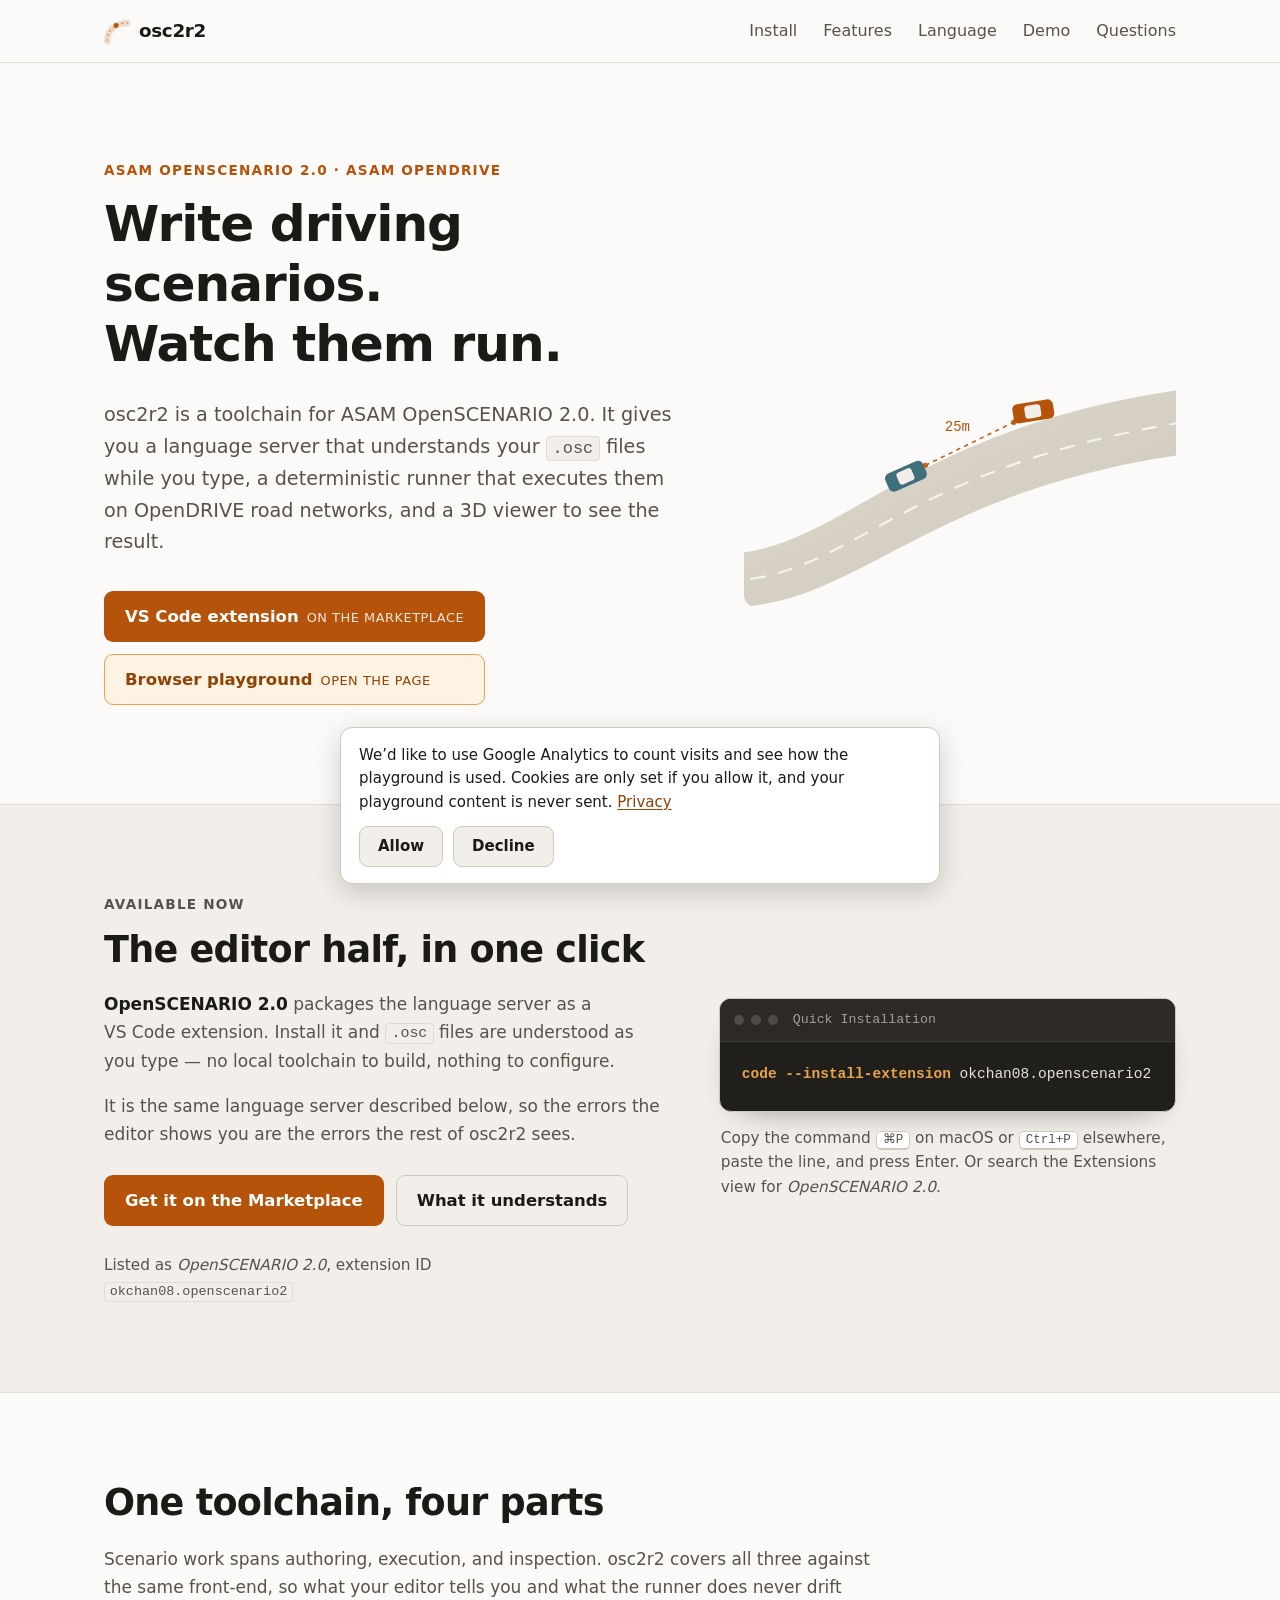
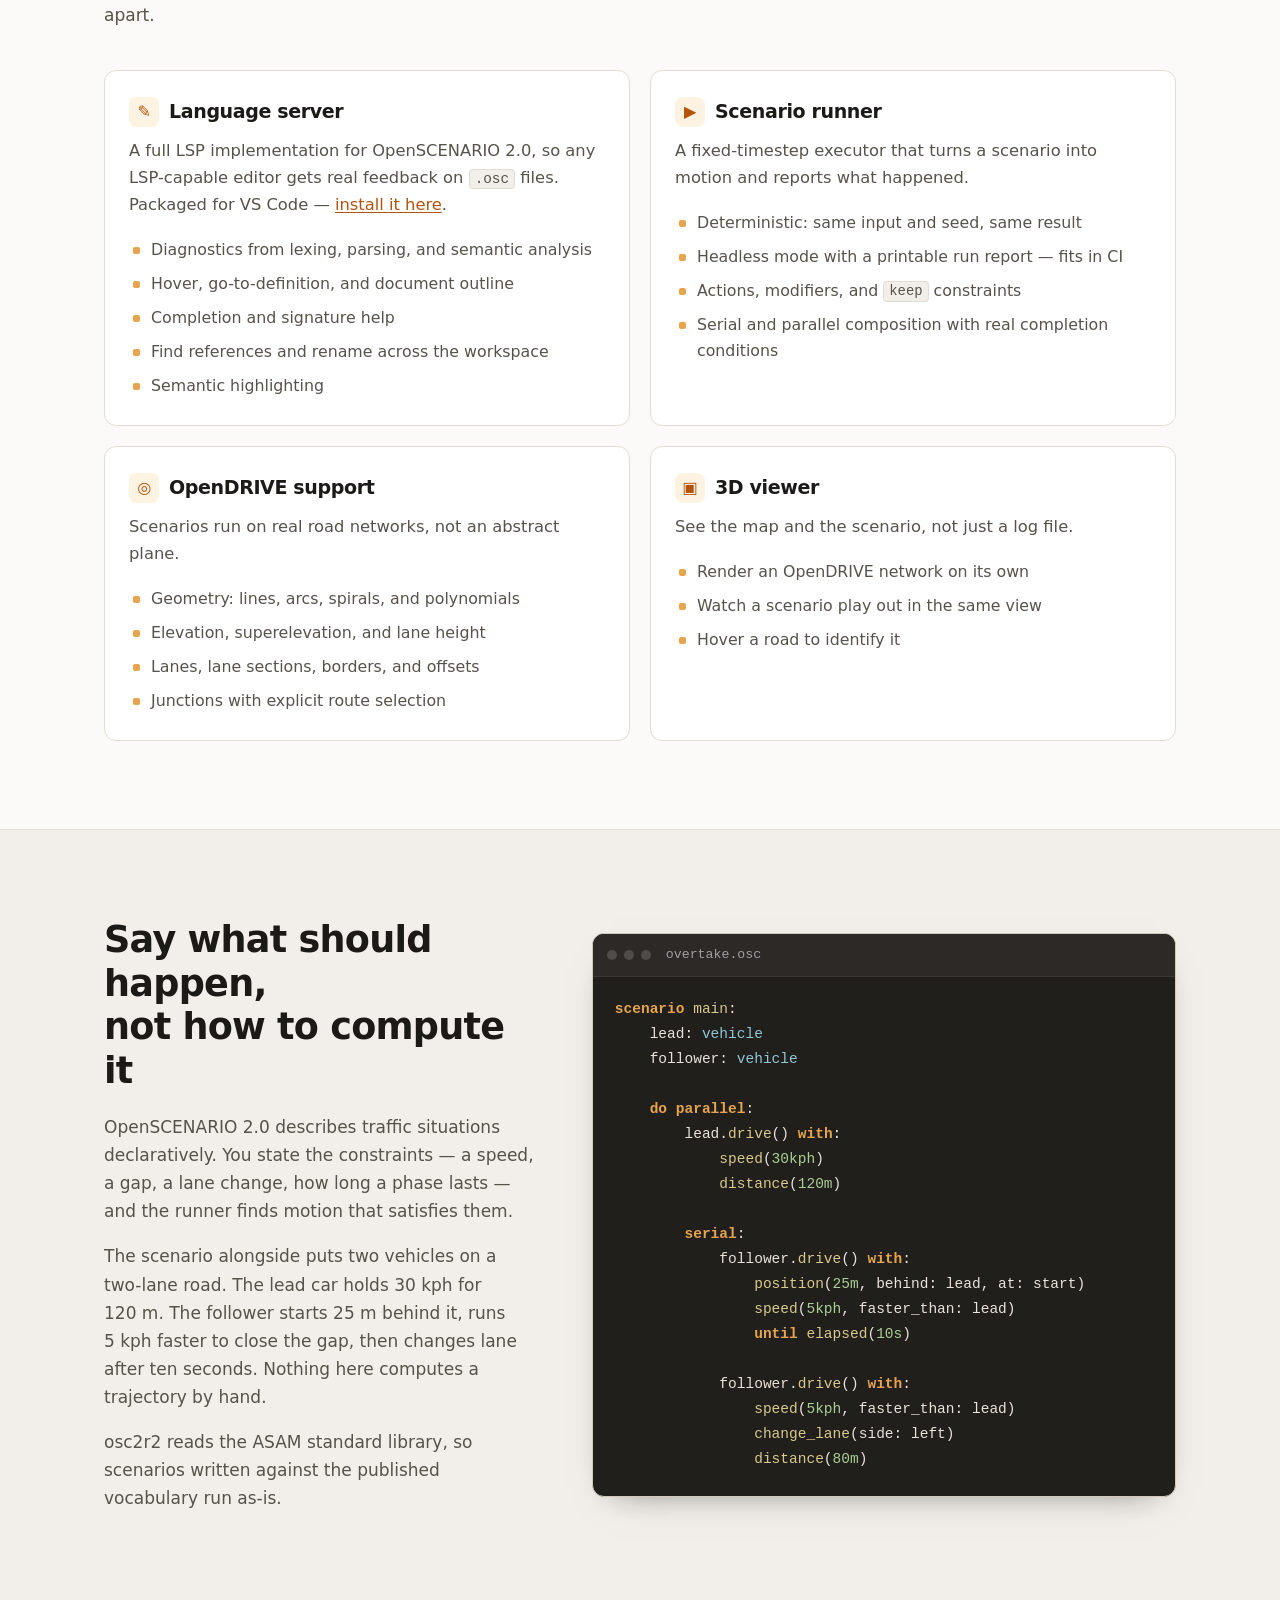
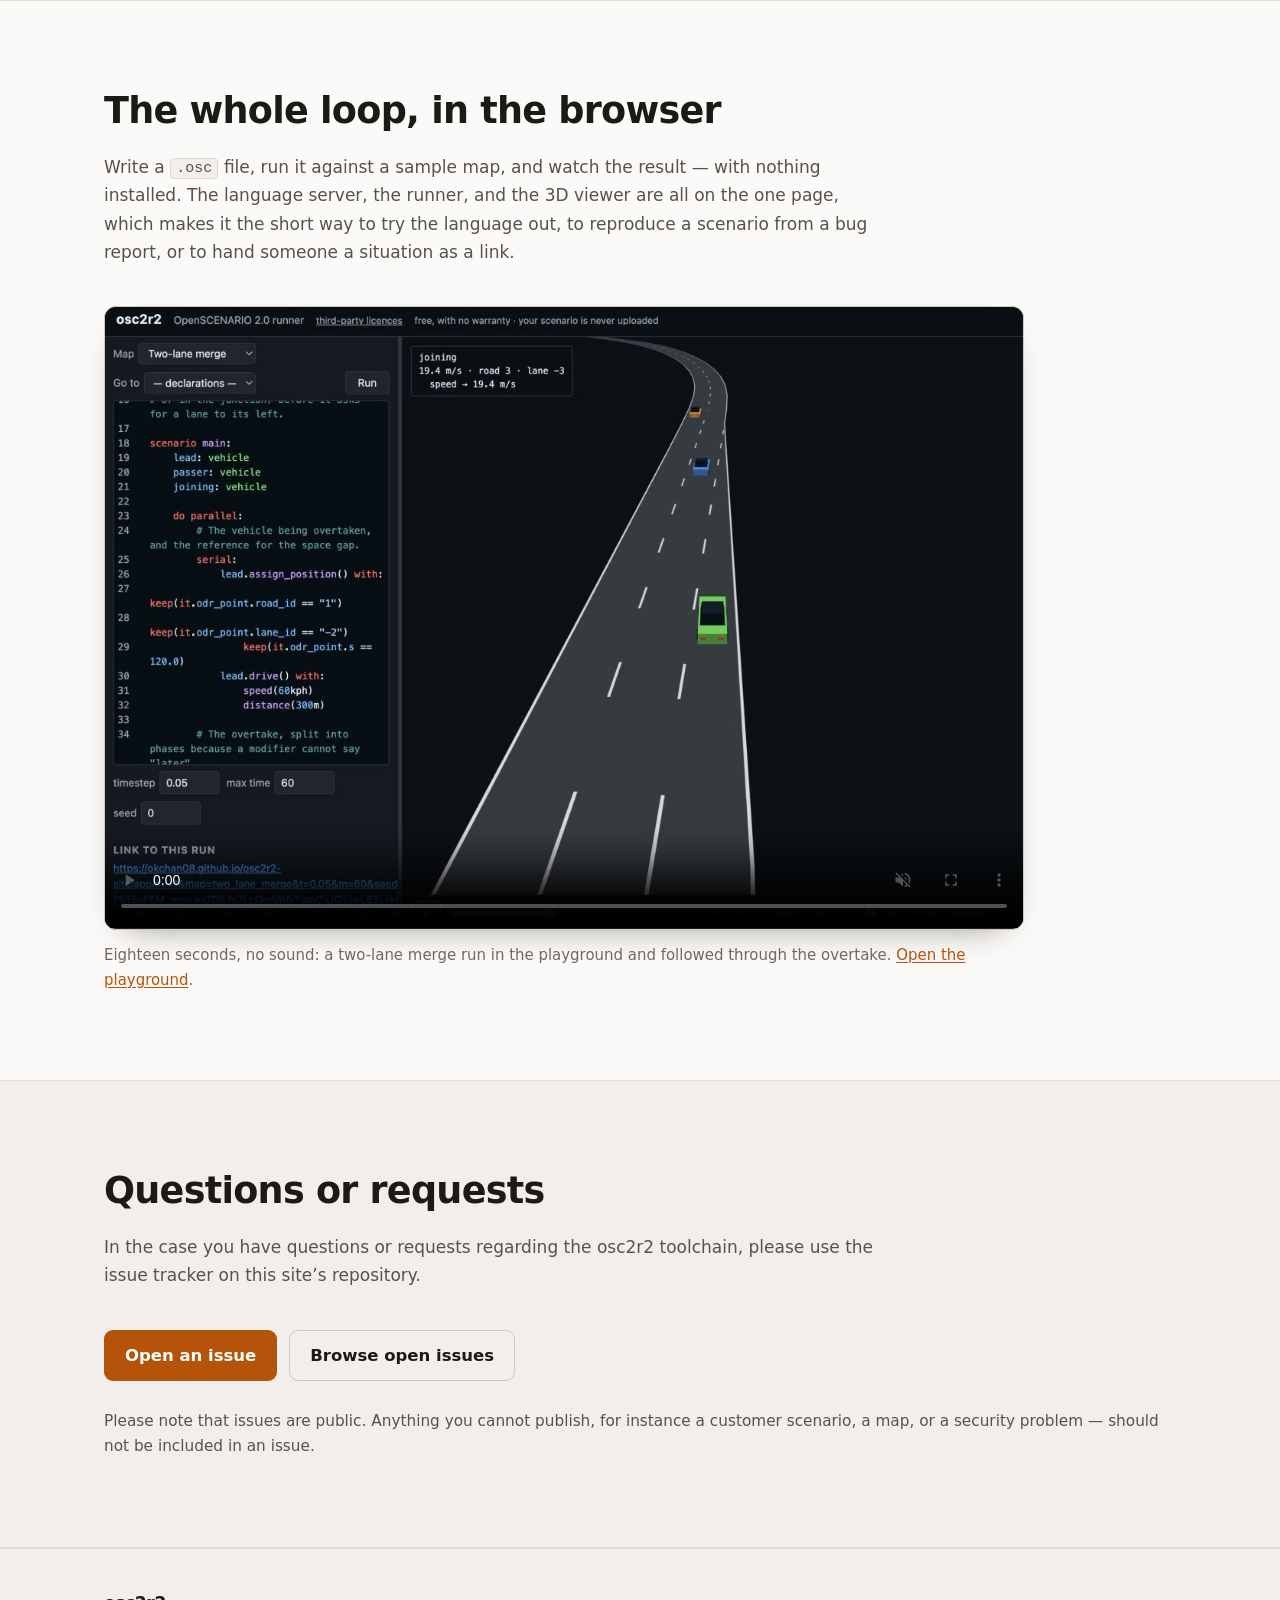
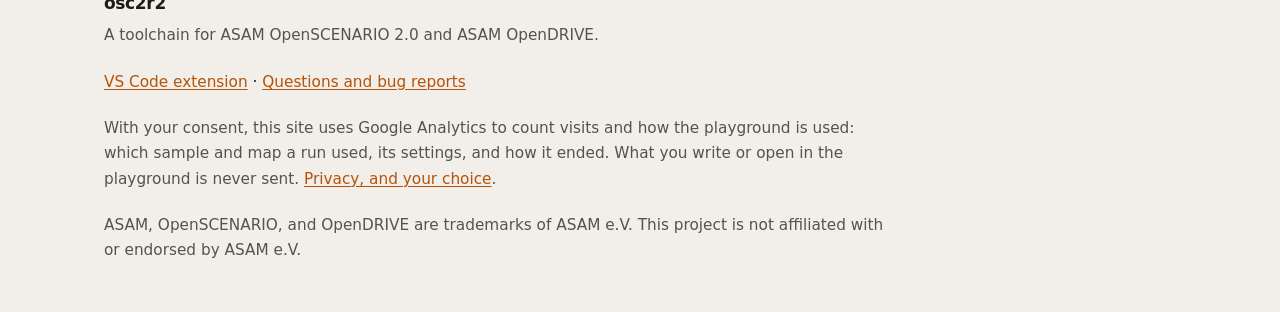
<file: site/index.html>
<!DOCTYPE html>
<html lang="en">
<head>
<meta charset="utf-8">
<meta name="viewport" content="width=device-width, initial-scale=1">
<title>osc2r2 — an OpenSCENARIO 2.0 toolchain</title>
<meta name="description" content="osc2r2 is a toolchain for ASAM OpenSCENARIO 2.0 and OpenDRIVE: a language server for authoring scenarios — available now as a VS Code extension — a deterministic runner for executing them, and a 3D viewer for watching them play out.">
<link rel="icon" href="favicon.svg" type="image/svg+xml">
<link rel="stylesheet" href="style.css">

<!-- Google Analytics, after the visitor allows it. Every page loads it, and the
     footer says so; how it asks, and what it is careful not to send, is in the
     file. -->
<script src="analytics.js"></script>

<!-- Browser chrome on mobile. Two entries so it tracks the OS scheme like the
     rest of the page; the values are --bg from each half of style.css. -->
<meta name="theme-color" content="#fbfaf8" media="(prefers-color-scheme: light)">
<meta name="theme-color" content="#161513" media="(prefers-color-scheme: dark)">

<!-- Crawling. index/follow is the default; this asks for the larger preview
     and an unclipped snippet, which are not. -->
<meta name="robots" content="index, follow, max-snippet:-1, max-image-preview:large">

<!-- Google site verification -->
<meta name="google-site-verification" content="06zGVyVoNiXQiae_Y1IOyPUbYUomlFlM5_GXHh10w-M" />

<!--
  The absolute URLs start here. Open Graph requires them — a relative og:image
  is ignored by every consumer — and so do rel=canonical and the JSON-LD below.
  They, site/robots.txt, and site/sitemap.xml are the whole of what must be
  edited when the site moves to a custom domain; everything else on the page is
  relative and moves for free. tools/check-links.py checks the set against one
  SITE_URL constant, so a move that misses a file fails CI. See "URL" in
  README.md.
-->
<link rel="canonical" href="https://okchan08.github.io/osc2r2-site/">
<meta property="og:url" content="https://okchan08.github.io/osc2r2-site/">
<meta property="og:title" content="osc2r2 — an OpenSCENARIO 2.0 toolchain">
<meta property="og:description" content="Author, run, and inspect ASAM OpenSCENARIO 2.0 scenarios on OpenDRIVE maps. The VS Code extension is on the Marketplace.">
<meta property="og:type" content="website">
<meta property="og:image" content="https://okchan08.github.io/osc2r2-site/og.png">
<meta property="og:image:width" content="1200">
<meta property="og:image:height" content="630">
<meta property="og:image:alt" content="osc2r2 — a toolchain for ASAM OpenSCENARIO 2.0 and OpenDRIVE.">
<meta property="og:site_name" content="osc2r2">
<meta property="og:locale" content="en">
<meta name="twitter:card" content="summary_large_image">

<!--
  Structured data: what this page is, in the vocabulary a search engine parses
  rather than reads. Two nodes — the site itself, and the one thing you can
  install today. Kept to claims the page actually makes; no price, no rating,
  no release date, because nothing here can keep those honest.
-->
<script type="application/ld+json">
{
  "@context": "https://schema.org",
  "@graph": [
    {
      "@type": "WebSite",
      "@id": "https://okchan08.github.io/osc2r2-site/#website",
      "url": "https://okchan08.github.io/osc2r2-site/",
      "name": "osc2r2",
      "description": "A toolchain for ASAM OpenSCENARIO 2.0 and ASAM OpenDRIVE: a language server for authoring scenarios, a deterministic runner for executing them, and a 3D viewer for watching them play out.",
      "inLanguage": "en"
    },
    {
      "@type": "SoftwareApplication",
      "@id": "https://okchan08.github.io/osc2r2-site/#vscode-extension",
      "name": "OpenSCENARIO 2.0",
      "alternateName": "osc2r2 language server for Visual Studio Code",
      "description": "The osc2r2 language server packaged as a Visual Studio Code extension: diagnostics, hover, go-to-definition, completion, signature help, find references, rename, and semantic highlighting for ASAM OpenSCENARIO 2.0 .osc files.",
      "applicationCategory": "DeveloperApplication",
      "operatingSystem": "Windows, macOS, Linux",
      "url": "https://marketplace.visualstudio.com/items?itemName=okchan08.openscenario2",
      "mainEntityOfPage": "https://okchan08.github.io/osc2r2-site/"
    }
  ]
}
</script>
</head>
<body>

<a class="skip" href="#main">Skip to content</a>

<header class="site-header">
  <div class="wrap header-inner">
    <a class="brand" href="./">
      <svg class="brand-mark" viewBox="0 0 32 32" aria-hidden="true" focusable="false">
        <path d="M4 28C4 16 13 6 29 6" fill="none" stroke="currentColor" stroke-width="8" stroke-linecap="round" opacity=".18"/>
        <path d="M4 28C4 16 13 6 29 6" fill="none" stroke="currentColor" stroke-width="1.5" stroke-linecap="round" stroke-dasharray="2 4" opacity=".5"/>
        <circle cx="14.9" cy="9.3" r="3" fill="currentColor"/>
      </svg>
      <span class="brand-name">osc2r2</span>
    </a>
    <nav class="site-nav" aria-label="Sections">
      <a class="nav-install" href="#install">Install</a>
      <a href="#features">Features</a>
      <a href="#language">Language</a>
      <a href="#demo">Demo</a>
      <a href="#questions">Questions</a>
    </nav>
  </div>
</header>

<main id="main">

  <!-- ─────────────────────────── hero ─────────────────────────── -->
  <section class="hero">
    <div class="wrap hero-grid">
      <div class="hero-copy">
        <p class="eyebrow">ASAM OpenSCENARIO 2.0 &middot; ASAM OpenDRIVE</p>
        <h1>Write driving scenarios.<br>Watch them run.</h1>
        <p class="lede">
          osc2r2 is a toolchain for ASAM OpenSCENARIO&nbsp;2.0. It gives you a
          language server that understands your <code>.osc</code> files while you
          type, a deterministic runner that executes them on OpenDRIVE road
          networks, and a 3D viewer to see the result.
        </p>
        <div class="cta-row">
          <a class="btn btn-primary" href="https://marketplace.visualstudio.com/items?itemName=okchan08.openscenario2">
            VS&nbsp;Code extension
            <span class="btn-note">on the Marketplace</span>
          </a>
          <a class="btn btn-alt" href="app/">
            Browser playground
            <span class="btn-note">open the page</span>
          </a>
        </div>
      </div>

      <div class="hero-art" aria-hidden="true">
        <svg viewBox="0 0 400 300" role="presentation">
          <defs>
            <linearGradient id="road" x1="0" y1="0" x2="1" y2="1">
              <stop offset="0%" stop-color="var(--road-a)"/>
              <stop offset="100%" stop-color="var(--road-b)"/>
            </linearGradient>
          </defs>
          <!-- carriageway -->
          <path d="M-20 250 C 90 250, 150 130, 420 96 L 420 156 C 160 190, 110 300, -20 300 Z" fill="url(#road)"/>
          <!-- centre line -->
          <path d="M-20 275 C 100 275, 140 168, 420 126" fill="none" stroke="var(--road-line)" stroke-width="2" stroke-dasharray="14 12" opacity=".85"/>
          <!-- lead vehicle -->
          <g transform="translate(268 118) rotate(-9)">
            <rect x="-19" y="-9" width="38" height="18" rx="5" fill="var(--car-a)"/>
            <rect x="-8" y="-6" width="15" height="12" rx="3" fill="var(--car-glass)"/>
          </g>
          <!-- following vehicle -->
          <g transform="translate(150 178) rotate(-24)">
            <rect x="-19" y="-9" width="38" height="18" rx="5" fill="var(--car-b)"/>
            <rect x="-8" y="-6" width="15" height="12" rx="3" fill="var(--car-glass)"/>
          </g>
          <!-- gap annotation between the two -->
          <g stroke="var(--accent)" stroke-width="1.5" fill="none" opacity=".9">
            <path d="M168 168 L250 128" stroke-dasharray="4 4"/>
            <circle cx="168" cy="168" r="2.5" fill="var(--accent)" stroke="none"/>
            <circle cx="250" cy="128" r="2.5" fill="var(--accent)" stroke="none"/>
          </g>
          <text x="186" y="136" fill="var(--accent)" font-size="13" font-family="ui-monospace, monospace">25m</text>
        </svg>
      </div>
    </div>
  </section>

  <!-- ─────────────────────────── install ──────────────────────── -->
  <section id="install" class="section section-alt">
    <div class="wrap install-grid">
      <div class="install-copy">
        <p class="eyebrow">Available now</p>
        <h2 class="section-title">The editor half, in one click</h2>
        <p>
          <strong>OpenSCENARIO&nbsp;2.0</strong> packages the language server as a
          VS&nbsp;Code extension. Install it and <code>.osc</code> files are
          understood as you type — no local toolchain to build, nothing to
          configure.
        </p>
        <p>
          It is the same language server described below, so the errors the
          editor shows you are the errors the rest of osc2r2 sees.
        </p>
        <div class="cta-row">
          <a class="btn btn-primary" href="https://marketplace.visualstudio.com/items?itemName=okchan08.openscenario2">
            Get it on the Marketplace
          </a>
          <a class="btn btn-ghost" href="#features">
            What it understands
          </a>
        </div>
        <p class="muted small">
          Listed as <em>OpenSCENARIO&nbsp;2.0</em>, extension&nbsp;ID
          <code>okchan08.openscenario2</code>
        </p>
      </div>

      <div class="install-cmd">
        <div class="code-frame">
          <div class="code-bar" aria-hidden="true">
            <span class="dot"></span><span class="dot"></span><span class="dot"></span>
            <span class="code-name">Quick Installation</span>
          </div>
<pre tabindex="0" role="region" aria-label="Install command for VS Code Quick Open"><code><span class="k">code --install-extension</span> okchan08.openscenario2</code></pre>
        </div>
        <p class="muted small install-hint">
          Copy the command <kbd>&#8984;P</kbd> on macOS or
          <kbd>Ctrl+P</kbd> elsewhere, paste the line, and press
          Enter. Or search the Extensions view for
          <em>OpenSCENARIO&nbsp;2.0</em>.
        </p>
      </div>
    </div>
  </section>

  <!-- ────────────────────────── features ──────────────────────── -->
  <section id="features" class="section">
    <div class="wrap">
      <h2 class="section-title">One toolchain, four parts</h2>
      <p class="section-lede">
        Scenario work spans authoring, execution, and inspection. osc2r2 covers
        all three against the same front-end, so what your editor tells you and
        what the runner does never drift apart.
      </p>

      <div class="cards">
        <article class="card">
          <h3><span class="card-icon" aria-hidden="true">&#9998;</span> Language server</h3>
          <p>
            A full LSP implementation for OpenSCENARIO&nbsp;2.0, so any LSP-capable
            editor gets real feedback on <code>.osc</code> files. Packaged for
            VS&nbsp;Code — <a href="#install">install it here</a>.
          </p>
          <ul class="tick">
            <li>Diagnostics from lexing, parsing, and semantic analysis</li>
            <li>Hover, go-to-definition, and document outline</li>
            <li>Completion and signature help</li>
            <li>Find references and rename across the workspace</li>
            <li>Semantic highlighting</li>
          </ul>
        </article>

        <article class="card">
          <h3><span class="card-icon" aria-hidden="true">&#9654;</span> Scenario runner</h3>
          <p>
            A fixed-timestep executor that turns a scenario into motion and
            reports what happened.
          </p>
          <ul class="tick">
            <li>Deterministic: same input and seed, same result</li>
            <li>Headless mode with a printable run report — fits in CI</li>
            <li>Actions, modifiers, and <code>keep</code> constraints</li>
            <li>Serial and parallel composition with real completion conditions</li>
          </ul>
        </article>

        <article class="card">
          <h3><span class="card-icon" aria-hidden="true">&#9678;</span> OpenDRIVE support</h3>
          <p>
            Scenarios run on real road networks, not an abstract plane.
          </p>
          <ul class="tick">
            <li>Geometry: lines, arcs, spirals, and polynomials</li>
            <li>Elevation, superelevation, and lane height</li>
            <li>Lanes, lane sections, borders, and offsets</li>
            <li>Junctions with explicit route selection</li>
          </ul>
        </article>

        <article class="card">
          <h3><span class="card-icon" aria-hidden="true">&#9635;</span> 3D viewer</h3>
          <p>
            See the map and the scenario, not just a log file.
          </p>
          <ul class="tick">
            <li>Render an OpenDRIVE network on its own</li>
            <li>Watch a scenario play out in the same view</li>
            <li>Hover a road to identify it</li>
          </ul>
        </article>
      </div>
    </div>
  </section>

  <!-- ────────────────────────── language ──────────────────────── -->
  <section id="language" class="section section-alt">
    <div class="wrap lang-grid">
      <div class="lang-copy">
        <h2 class="section-title">Say what should happen,<br>not how to compute it</h2>
        <p>
          OpenSCENARIO&nbsp;2.0 describes traffic situations declaratively. You
          state the constraints — a speed, a gap, a lane change, how long a phase
          lasts — and the runner finds motion that satisfies them.
        </p>
        <p>
          The scenario alongside puts two vehicles on a two-lane road. The lead
          car holds 30&nbsp;kph for 120&nbsp;m. The follower starts 25&nbsp;m
          behind it, runs 5&nbsp;kph faster to close the gap, then changes lane
          after ten seconds. Nothing here computes a trajectory by hand.
        </p>
        <p class="muted">
          osc2r2 reads the ASAM standard library, so scenarios written against the
          published vocabulary run as-is.
        </p>
      </div>

      <div class="lang-code">
        <div class="code-frame">
          <div class="code-bar" aria-hidden="true">
            <span class="dot"></span><span class="dot"></span><span class="dot"></span>
            <span class="code-name">overtake.osc</span>
          </div>
<pre tabindex="0" role="region" aria-label="Example scenario: overtake.osc"><code><span class="k">scenario</span> <span class="fn">main</span>:
    lead: <span class="ty">vehicle</span>
    follower: <span class="ty">vehicle</span>

    <span class="k">do</span> <span class="k">parallel</span>:
        lead.<span class="fn">drive</span>() <span class="k">with</span>:
            <span class="fn">speed</span>(<span class="n">30kph</span>)
            <span class="fn">distance</span>(<span class="n">120m</span>)

        <span class="k">serial</span>:
            follower.<span class="fn">drive</span>() <span class="k">with</span>:
                <span class="fn">position</span>(<span class="n">25m</span>, behind: lead, at: start)
                <span class="fn">speed</span>(<span class="n">5kph</span>, faster_than: lead)
                <span class="k">until</span> <span class="fn">elapsed</span>(<span class="n">10s</span>)

            follower.<span class="fn">drive</span>() <span class="k">with</span>:
                <span class="fn">speed</span>(<span class="n">5kph</span>, faster_than: lead)
                <span class="fn">change_lane</span>(side: left)
                <span class="fn">distance</span>(<span class="n">80m</span>)</code></pre>
        </div>
      </div>
    </div>
  </section>

  <!-- ─────────────────────────── demo ──────────────────────────── -->
  <section id="demo" class="section">
    <div class="wrap">
      <h2 class="section-title">The whole loop, in the browser</h2>
      <p class="section-lede">
        Write a <code>.osc</code> file, run it against a sample map, and watch
        the result — with nothing installed. The language server, the runner,
        and the 3D viewer are all on the one page, which makes it the short way
        to try the language out, to reproduce a scenario from a bug report, or
        to hand someone a situation as a link.
      </p>

      <figure class="demo-figure">
        <div class="demo-frame">
          <video id="demo-video" class="demo-video"
                 src="app-demo.mp4" poster="app-demo-poster.jpg"
                 width="1200" height="812"
                 autoplay muted loop playsinline controls preload="metadata"
                 aria-label="Screen recording of the browser playground: a two-lane merge scenario is opened and run, then watched from above as one vehicle overtakes another."></video>
        </div>
        <figcaption>
          Eighteen seconds, no sound: a two-lane merge run in the playground and
          followed through the overtake. <a href="app/">Open the playground</a>.
        </figcaption>
      </figure>
    </div>

    <script>
      /* The loop is decoration, so it follows the OS motion setting rather than
         overriding it: paused on arrival, with the controls left to start it.
         Runs while the element is still the parser's most recent one, so the
         attribute is gone before playback would have begun. */
      (function () {
        var v = document.getElementById("demo-video");
        if (v && window.matchMedia("(prefers-reduced-motion: reduce)").matches) {
          v.removeAttribute("autoplay");
          v.pause();
        }
      })();
    </script>
  </section>

  <!-- ────────────────────────── questions ───────────────────────── -->
  <section id="questions" class="section section-alt">
    <div class="wrap">
      <h2 class="section-title">Questions or requests</h2>
      <p class="section-lede">
        In the case you have questions or requests regarding the osc2r2 toolchain, please use the issue tracker on this site&rsquo;s repository.
      </p>
      <div class="cta-row">
        <a class="btn btn-primary" href="https://github.com/okchan08/osc2r2-site/issues/new/choose">
          Open an issue
        </a>
        <a class="btn btn-ghost" href="https://github.com/okchan08/osc2r2-site/issues">
          Browse open issues
        </a>
      </div>
      <p class="muted small questions-note">
        Please note that issues are public. Anything you cannot publish, for instance a customer scenario, a
        map, or a security problem — should not be included in an issue.
      </p>
    </div>
  </section>

</main>

<footer class="site-footer">
  <div class="wrap footer-inner">
    <p class="footer-brand">osc2r2</p>
    <p class="muted small">
      A toolchain for ASAM OpenSCENARIO&nbsp;2.0 and ASAM OpenDRIVE.
    </p>
    <p class="small">
      <a href="https://marketplace.visualstudio.com/items?itemName=okchan08.openscenario2">VS&nbsp;Code extension</a>
      &middot;
      <a href="https://github.com/okchan08/osc2r2-site/issues">Questions and bug reports</a>
    </p>
    <p class="muted small">
      With your consent, this site uses Google Analytics to count visits and how
      the playground is used: which sample and map a run used, its settings, and
      how it ended. What you write or open in the playground is never sent.
      <a href="privacy.html">Privacy, and your choice</a>.
    </p>
    <p class="muted small">
      ASAM, OpenSCENARIO, and OpenDRIVE are trademarks of ASAM&nbsp;e.V.
      This project is not affiliated with or endorsed by ASAM&nbsp;e.V.
    </p>
  </div>
</footer>

</body>
</html>
</file>
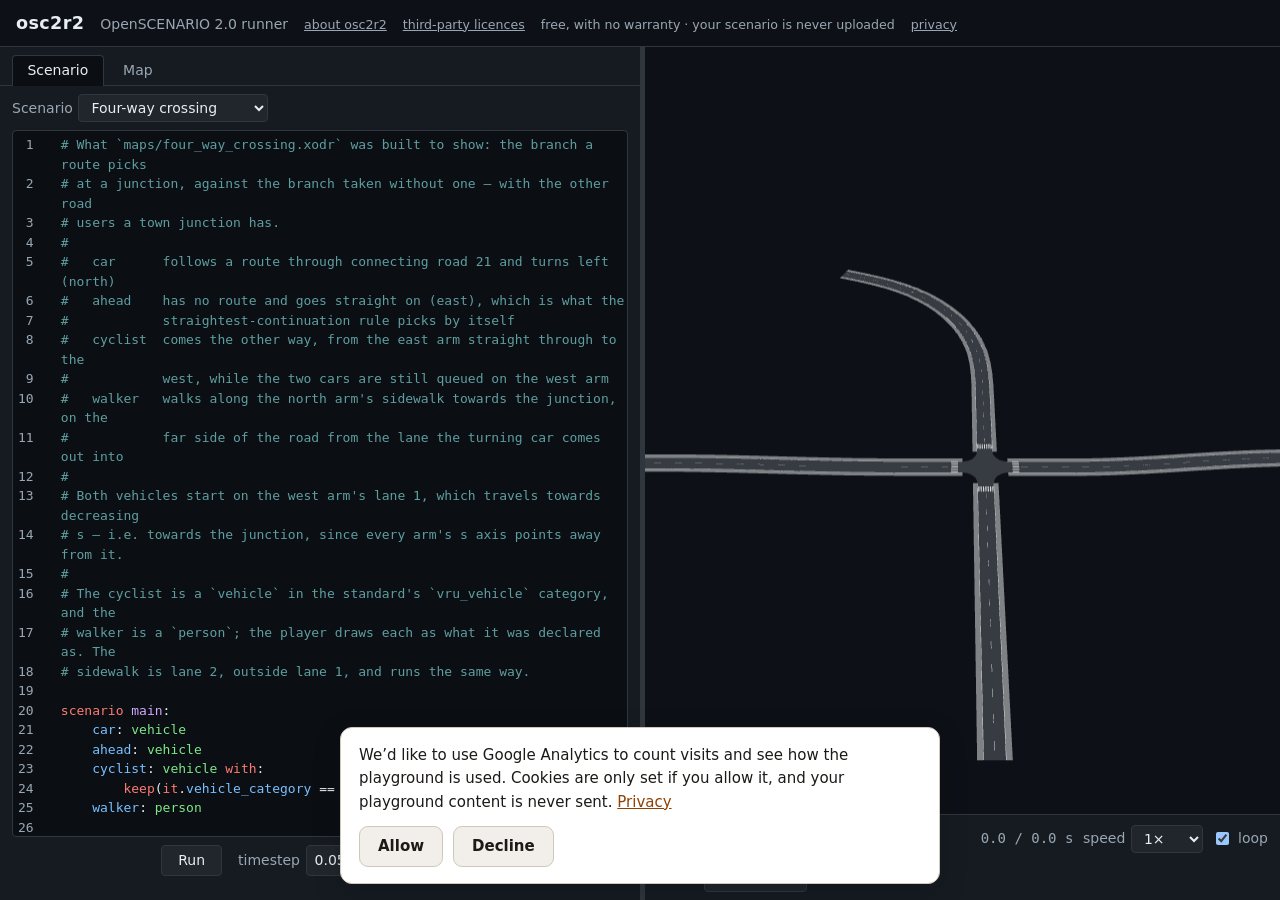
<file: site/app/index.html>
<!doctype html>
<html lang="en">
  <head>
    <meta charset="utf-8" />
    <meta name="viewport" content="width=device-width, initial-scale=1" />
    <title>osc2r2 — run an OpenSCENARIO 2.0 scenario</title>
    <!-- For search engines and link previews. The description is what a result
         shows under the title; `keywords` is ignored by Google and costs nothing
         elsewhere. No canonical link and no `og:url`: where this page lives is
         the site's business, and `check-publishable.mjs` refuses an absolute
         reference in it. -->
    <meta
      name="description"
      content="Write an OpenSCENARIO 2.0 (OSC2) scenario, run it on an OpenDRIVE road network, and watch it play back — all in the browser, with nothing uploaded."
    />
    <meta
      name="keywords"
      content="OpenSCENARIO 2.0, OpenSCENARIO DSL, OSC2, ASAM OpenSCENARIO, OpenDRIVE, xodr, scenario simulation, scenario-based testing, autonomous driving, ADAS, scenario editor, WebAssembly"
    />
    <meta property="og:type" content="website" />
    <meta property="og:title" content="osc2r2 — run an OpenSCENARIO 2.0 scenario" />
    <meta
      property="og:description"
      content="Write an OpenSCENARIO 2.0 scenario, run it on an OpenDRIVE map, and watch it play back in the browser."
    />
    <script type="application/ld+json">
      {
        "@context": "https://schema.org",
        "@type": "WebApplication",
        "name": "osc2r2",
        "description": "An OpenSCENARIO 2.0 scenario editor and runner that works entirely in the browser, on OpenDRIVE road networks.",
        "applicationCategory": "DeveloperApplication",
        "operatingSystem": "Any (web browser)",
        "browserRequirements": "Requires JavaScript and WebAssembly",
        "isAccessibleForFree": true,
        "offers": { "@type": "Offer", "price": "0", "priceCurrency": "USD" },
        "keywords": "OpenSCENARIO 2.0, OSC2, OpenDRIVE, scenario simulation, autonomous driving, ADAS"
      }
    </script>
    <link rel="icon" href="./favicon.svg" type="image/svg+xml" />
    <script type="module" crossorigin src="./assets/index-DMPN93pk.js"></script>
    <link rel="stylesheet" crossorigin href="./assets/index-o7tOMTzx.css">
      <link rel="canonical" href="https://okchan08.github.io/osc2r2-site/app/" />
      <script src="../analytics.js"></script>
  </head>
  <body>
    <header>
      <!-- A run writes the scenario it ran into the URL (`#v=1&map=…&s=…`),
           which a reload would run again. This is the way back to a blank one: a
           link to the page itself with no fragment, which the browser navigates
           to rather than scrolls to, precisely because there is no fragment to
           scroll to. -->
      <h1><a class="home" href="./">osc2r2</a></h1>
      <p class="tagline">OpenSCENARIO 2.0 runner</p>
      <!-- The way out to the site this page is published into, and to its privacy
           page. Hidden and without an address here: the bundle does not know where
           it will be put, so the publish step points them at the site and shows
           them (`.github/scripts/make-findable.mjs`). -->
      <a href="../" class="notices" data-site="">about osc2r2</a>
      <!-- Written into the bundle by `npm run build`, so this is a dead link
           until one has been made. -->
      <a class="notices" href="./THIRD-PARTY-NOTICES.txt">third-party licences</a>
      <!-- The whole of what this page has to say for itself. There is no service
           behind it and no account, so there is nothing for a terms page to be
           about — what is left is the warranty, the one property worth stating
           outright (`docs/adr/0016-retire-the-hosted-service.md`). That the
           published copy is counted is the site's consent banner's to say, since
           it is the one that asks; the privacy link below says the rest
           (`docs/adr/0024-count-runs-with-google-analytics.md`).

           "Never uploaded" and not "never leaves this tab": a link carries the
           scenario in its fragment, so sharing one is somebody sending it
           deliberately. This page never sends it anywhere — Analytics included,
           which is told how a run went and never what it ran
           (`src/analytics.ts`). -->
      <p class="terms">
        free, with no warranty · your scenario is never uploaded
      </p>
      <a href="../privacy.html" class="notices" data-site="privacy.html">privacy</a>
      <p id="notice" class="notice" hidden></p>
      <!-- The link to the run on screen, which a run writes into the address bar
           as well. Up here rather than under the editor because it is about the
           page as a whole and because what it does — put the address on the
           clipboard — is the same gesture wherever the button sits. Hidden until
           a run has finished with a result there is a link to. -->
      <div id="permalink" class="permalink" hidden>
        <button id="copy-link" type="button" hidden>share result</button>
        <!-- Why there is no button, when a run could not be put in a link. -->
        <output id="link-note" class="link-note"></output>
        <!-- An `<output>` announces itself when it changes, which is what makes
             "copied" an answer to someone who cannot see the toast. -->
        <output id="toast" class="toast"></output>
      </div>
    </header>

    <main id="layout">
      <section id="scenario" class="pane pane-source">
        <!-- A run is a scenario *and* a map, and this pane is where both are
             chosen and read. One tab each, because the two are independent — a
             scenario written for one map can be run on another, and either may
             be a file from this machine that no build of this has ever seen
             (`docs/adr/0019-a-run-may-bring-its-own-map.md`) — and because
             there is only one pane's width to show either in. -->
        <div class="tabs" role="tablist" aria-label="What to show">
          <button
            id="tab-scenario"
            class="tab"
            type="button"
            role="tab"
            aria-selected="true"
            aria-controls="panel-scenario"
          >
            Scenario
          </button>
          <button
            id="tab-map"
            class="tab"
            type="button"
            role="tab"
            aria-selected="false"
            aria-controls="panel-map"
          >
            Map
          </button>
        </div>

        <div id="panel-scenario" class="panel" role="tabpanel" aria-labelledby="tab-scenario">
          <div class="row">
            <label>Scenario <select id="scenario-choice"></select></label>
          </div>
          <!-- Filled in by `src/editor.ts`; empty here because CodeMirror builds
               what goes inside it. -->
          <div id="editor" class="editor"></div>
          <!-- What the scenario checker says, kept apart from the run's report
               below: one is about the text as it is being typed, the other about
               a run that happened. It grows with the list up to a ceiling, and
               the handle above it is how somebody asks for more than that — or
               for less. Both are put away when there is nothing to report. -->
          <div
            id="diagnostics-split"
            class="split split-row"
            role="separator"
            aria-orientation="horizontal"
            aria-label="Resize the list of problems"
            tabindex="0"
            hidden
          ></div>
          <div id="diagnostics" class="diagnostics" hidden></div>
        </div>

        <div id="panel-map" class="panel" role="tabpanel" aria-labelledby="tab-map" hidden>
          <div class="row">
            <label>Map <select id="map-choice"></select></label>
          </div>
          <!-- The map as its author wrote it, shown and not edited: what a run
               happens on is chosen above, not typed here. -->
          <div id="map-text" class="editor"></div>
        </div>

        <!-- Below both, because a run is of the pair and not of either: the
             button and the three numbers it runs under, on one line. -->
        <div class="row row-config">
          <button id="run" type="button">Run</button>
          <label>timestep <input id="timestep" type="number" min="0.01" max="0.5" step="0.01" value="0.05" /></label>
          <label>max time <input id="max-time" type="number" min="0" max="60" step="1" value="60" /></label>
          <label>seed <input id="seed" type="number" min="0" step="1" value="0" /></label>
        </div>
        <!-- Opened by choosing "Upload…" in the menus above; never seen. A file
             input cannot be filled in by a page, so this is the only way in —
             and the page reads the file, it does not upload it. -->
        <input id="map-file" type="file" accept=".xodr,.xml" hidden />
        <input id="scenario-file" type="file" accept=".osc,.txt" hidden />
        <div id="report" class="report"></div>
      </section>

      <!-- The divider, and the only thing between the two panes: the pane's own
           border was removed so that what is dragged is what is seen. -->
      <div
        id="split"
        class="split"
        role="separator"
        aria-orientation="vertical"
        aria-label="Resize the scenario pane"
        tabindex="0"
      ></div>

      <section class="pane pane-stage">
        <!-- The canvas and what is written over it, in a box of their own so the
             corners they sit in are the canvas's — however many lines the
             controls below take. -->
        <div class="viewport">
          <canvas id="stage"></canvas>
          <!-- What the last run came to, over the road it happened on. Opposite
               corner from the followed actor, and empty — so invisible — until a
               run has produced one. -->
          <output id="outcome" class="outcome"></output>
          <!-- What the camera is following, and what the pointer is over. Both
               are written by `src/main.ts` and both are empty — and so invisible
               — until there is something to say. -->
          <output id="watching" class="watching"></output>
          <output id="place" class="place"></output>
        </div>
        <div class="row transport">
          <button id="play" type="button" aria-label="Play or pause">▶</button>
          <!-- The marks are where invocations failed. Hidden from assistive
               technology: the report lists the same failures as buttons that go
               to them, which is the version of this that can be read out. -->
          <div class="scrub">
            <input id="scrub" type="range" min="0" max="1" step="0.001" value="0" aria-label="Position in the run" />
            <div id="marks" class="marks" aria-hidden="true"></div>
          </div>
          <output id="clock">0.0 / 0.0 s</output>
          <label>
            speed
            <select id="speed">
              <option value="0.5">0.5×</option>
              <option value="1" selected>1×</option>
              <option value="2">2×</option>
            </select>
          </label>
          <label><input id="loop" type="checkbox" checked /> loop</label>
          <label>follow <select id="follow"></select></label>
        </div>
      </section>
    </main>

  </body>
</html>
</file>
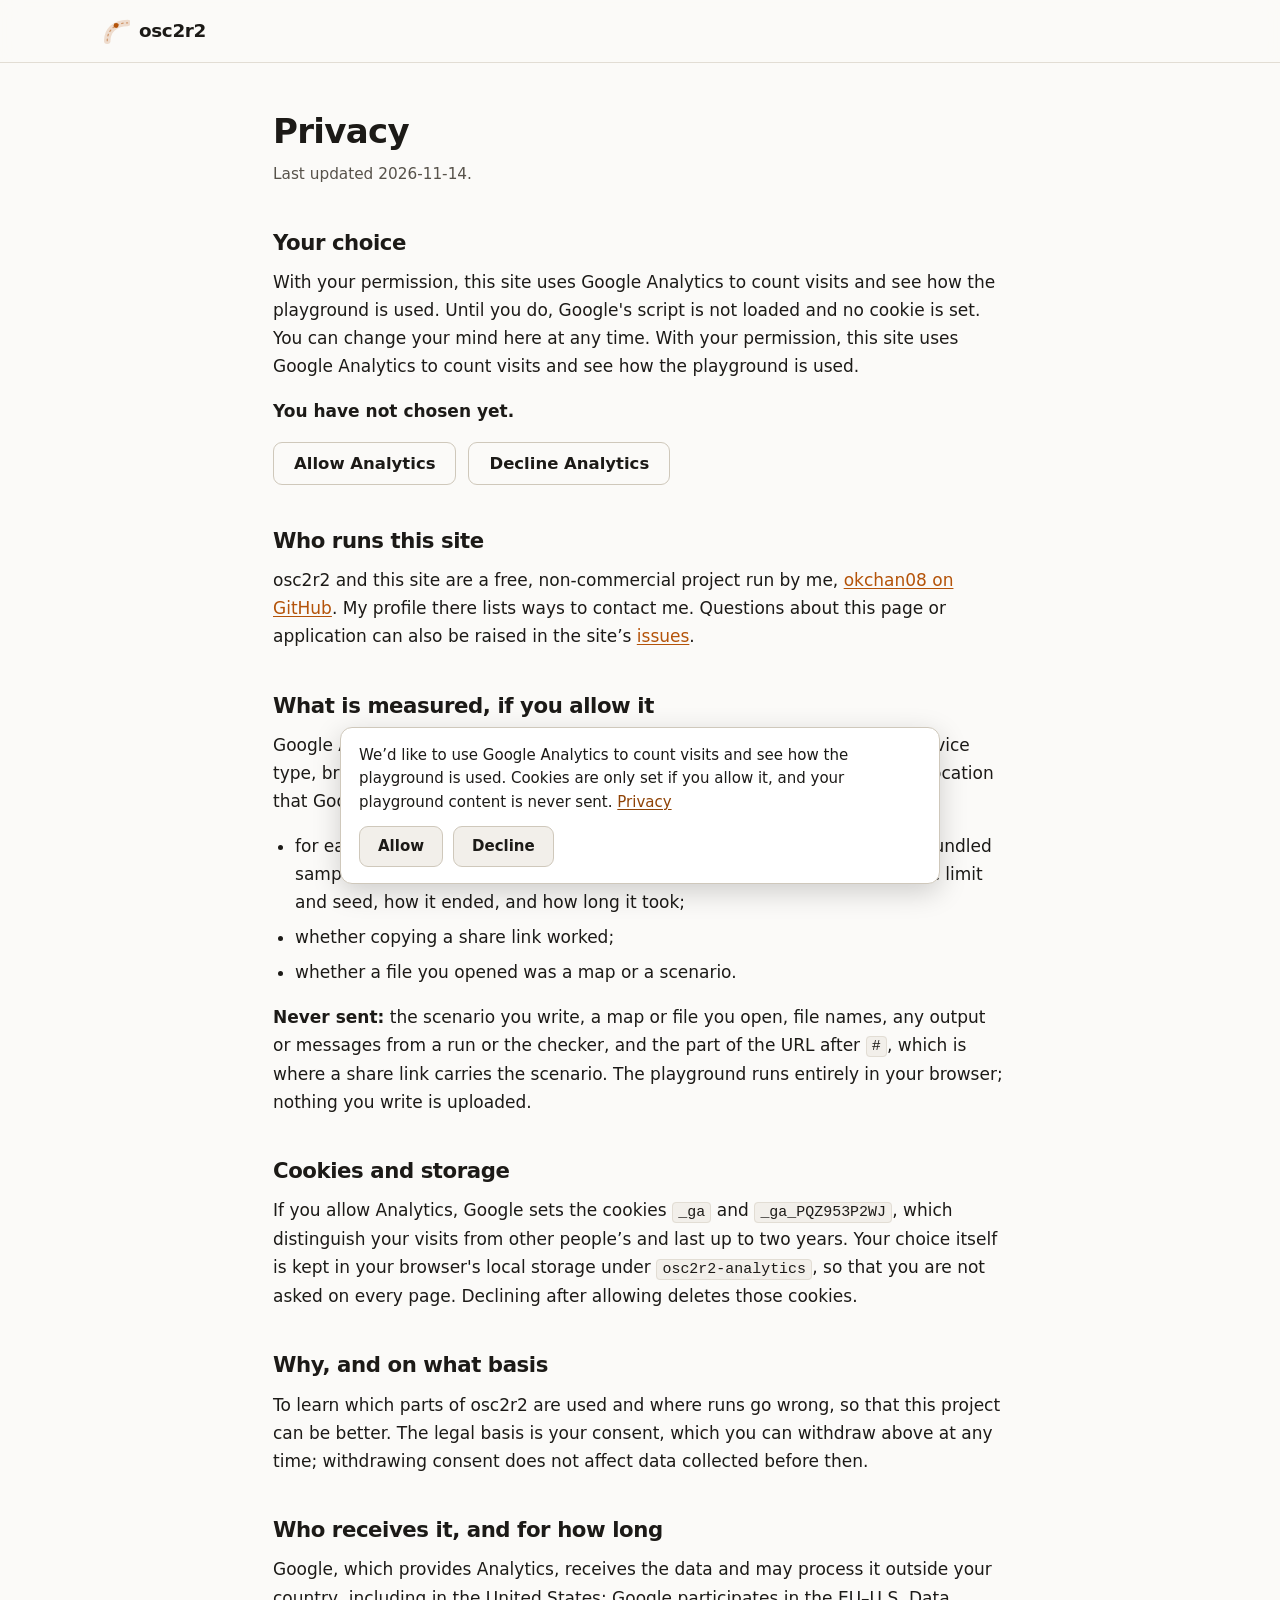
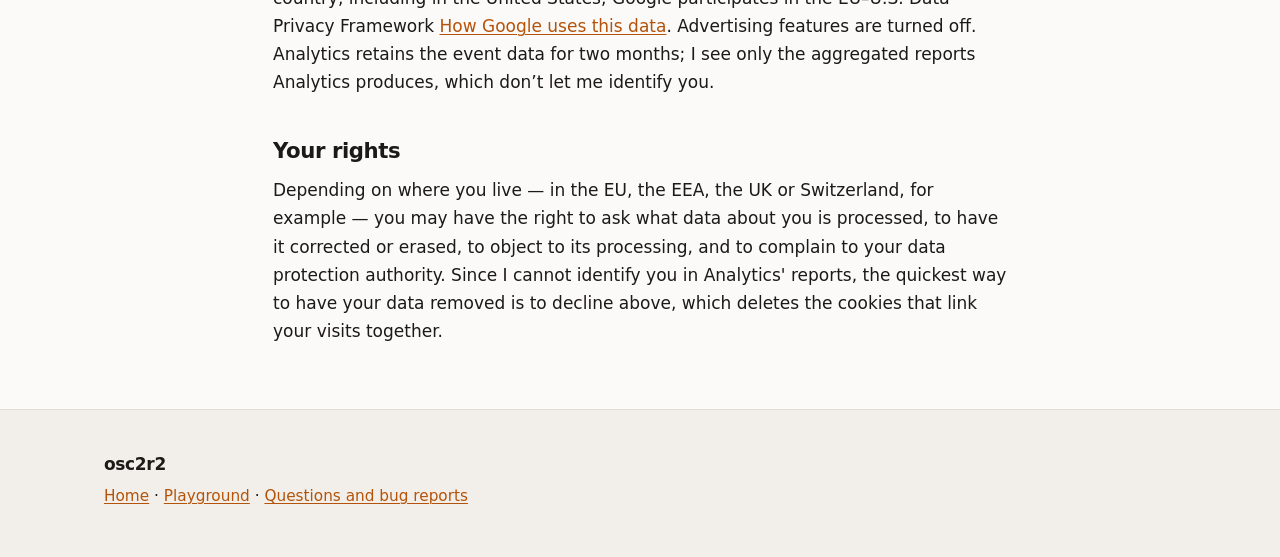
<file: site/privacy.html>
<!DOCTYPE html>
<html lang="en">
<head>
<meta charset="utf-8">
<meta name="viewport" content="width=device-width, initial-scale=1">
<title>Privacy — osc2r2</title>
<meta name="description" content="What the osc2r2 site measures with Google Analytics, only with your consent, what it never sends, and how to change your choice.">
<link rel="icon" href="favicon.svg" type="image/svg+xml">
<link rel="stylesheet" href="style.css">

<!-- The consent buttons below are wired by this script, as the banner is. -->
<script src="analytics.js"></script>

<meta name="theme-color" content="#fbfaf8" media="(prefers-color-scheme: light)">
<meta name="theme-color" content="#161513" media="(prefers-color-scheme: dark)">
<link rel="canonical" href="https://okchan08.github.io/osc2r2-site/privacy.html">
</head>
<body>

<a class="skip" href="#main">Skip to content</a>

<header class="site-header">
  <div class="wrap header-inner">
    <a class="brand" href="./">
      <svg class="brand-mark" viewBox="0 0 32 32" aria-hidden="true" focusable="false">
        <path d="M4 28C4 16 13 6 29 6" fill="none" stroke="currentColor" stroke-width="8" stroke-linecap="round" opacity=".18"/>
        <path d="M4 28C4 16 13 6 29 6" fill="none" stroke="currentColor" stroke-width="1.5" stroke-linecap="round" stroke-dasharray="2 4" opacity=".5"/>
        <circle cx="14.9" cy="9.3" r="3" fill="currentColor"/>
      </svg>
      <span class="brand-name">osc2r2</span>
    </a>
  </div>
</header>

<main id="main" class="wrap legal">

  <h1>Privacy</h1>
  <p class="muted small">Last updated 2026-11-14.</p>

  <section id="choice" aria-labelledby="choice-title">
    <h2 id="choice-title">Your choice</h2>
    <p>
      With your permission, this site uses Google Analytics to count visits and see how the playground is used.
      Until you do, Google's script is not loaded and no cookie is set. You can change your mind here at any time.
      With your permission, this site uses Google Analytics to count visits and see how the playground is used.
    </p>
    <p data-consent-status></p>
    <div class="cta-row">
      <button class="btn btn-ghost" type="button" data-consent="granted">Allow Analytics</button>
      <button class="btn btn-ghost" type="button" data-consent="denied">Decline Analytics</button>
    </div>
  </section>

  <section aria-labelledby="who-title">
    <h2 id="who-title">Who runs this site</h2>
    <p>
      osc2r2 and this site are a free, non-commercial project run by me, <a href="https://github.com/okchan08">okchan08 on GitHub</a>.
      My profile there lists ways to contact me. Questions about this page or application can also be raised in the site’s <a href="https://github.com/okchan08/osc2r2-site/issues">issues</a>.
    </p>
  </section>

  <section aria-labelledby="what-title">
    <h2 id="what-title">What is measured, if you allow it</h2>
    <p>
      Google Analytics records the pages you visit, details your browser reports
      (device type, browser, language and the page you came from), and an approximate
      location that Google derives from your IP address.
      
      In the
      playground it also records:
    </p>
    <ul>
      <li>for each run: whether it was started with the button or from a link,
        which bundled sample and map it used (or whether you used your own), its
        timestep, time limit and seed, how it ended, and how long it took;</li>
      <li>whether copying a share link worked;</li>
      <li>whether a file you opened was a map or a scenario.</li>
    </ul>
    <p>
      <strong>Never sent:</strong> the scenario you write, a map or file you
      open, file names, any output or messages from a run or the checker, and the part
      of the URL after <code>#</code>, which is where a share link carries
      the scenario. The playground runs entirely in your browser; nothing you
      write is uploaded.
    </p>
  </section>

  <section aria-labelledby="cookies-title">
    <h2 id="cookies-title">Cookies and storage</h2>
    <p>
      If you allow Analytics, Google sets the cookies <code>_ga</code> and
      <code>_ga_PQZ953P2WJ</code>, which distinguish your visits from other people’s
      and last up to two years. Your choice itself is kept in your browser's
      local storage under <code>osc2r2-analytics</code>, so that you are not
      asked on every page. Declining after allowing deletes those cookies.
    </p>
  </section>

  <section aria-labelledby="why-title">
    <h2 id="why-title">Why, and on what basis</h2>
    <p>
      To learn which parts of osc2r2 are used and where runs go wrong, so that
      this project can be better. The legal basis is your consent, which you can
      withdraw above at any time; withdrawing consent does not affect data collected
      before then.
    </p>
  </section>

  <section aria-labelledby="recipients-title">
    <h2 id="recipients-title">Who receives it, and for how long</h2>
    <p>
      Google, which provides Analytics, receives the data and may process it
      outside your country, including in the United States; Google participates 
      in the EU–U.S. Data Privacy Framework
      <a href="https://policies.google.com/technologies/partner-sites">How Google uses this data</a>.
      Advertising features are turned off. Analytics retains the event data for two
      months; I see only the aggregated reports Analytics produces,
      which don’t let me identify you.
    </p>
  </section>

  <section aria-labelledby="rights-title">
    <h2 id="rights-title">Your rights</h2>
    <p>
      Depending on where you live — in the EU, the EEA, the UK or Switzerland,
      for example — you may have the right to ask what data about you is
      processed, to have it corrected or erased, to object to its processing,
      and to complain to your data protection authority. Since I cannot
      identify you in Analytics' reports, the quickest way to have your data
      removed is to decline above, which deletes the cookies that link your
      visits together.
    </p>
  </section>

</main>

<footer class="site-footer">
  <div class="wrap footer-inner">
    <p class="footer-brand">osc2r2</p>
    <p class="small">
      <a href="./">Home</a>
      &middot;
      <a href="app/">Playground</a>
      &middot;
      <a href="https://github.com/okchan08/osc2r2-site/issues">Questions and bug reports</a>
    </p>
  </div>
</footer>

</body>
</html>
</file>
<file: site/style.css>
/* osc2r2 landing page
 *
 * Hand-written CSS, no build step and no external requests: the whole site is
 * index.html + this file + favicon.svg, which is what makes the deploy workflow
 * a plain upload. Keep it that way — a font or script from a CDN would add a
 * third-party dependency to a page that does not need one.
 *
 * Both colour schemes are defined below. The page follows the visitor's OS
 * setting; there is no toggle, so every colour must be readable in both.
 */

/* ─────────────────────────────── tokens ─────────────────────────────── */

:root {
  color-scheme: light dark;

  --bg:          #fbfaf8;
  --bg-alt:      #f2efea;
  --surface:     #ffffff;
  --border:      #e2ddd4;
  --border-firm: #cfc8bb;

  --text:        #1c1a17;
  --text-soft:   #57524a;
  /* Dark enough to clear 4.5:1 on --bg. This token carries real prose
   * (the demo caption), not just hairlines, so it cannot be treated as a
   * decorative grey. */
  --text-faint:  #6f685e;

  --accent:      #b45309;
  --accent-soft: #fef3e2;
  --accent-line: #e8a44c;

  /* --accent is only 4.58:1 on --accent-soft, and a hover wash pushes it under
   * 4.5. This is the same amber taken down far enough to sit on that tint. */
  --accent-ink:  #8f4205;

  --code-bg:     #211f1c;
  --code-text:   #e8e3da;
  --code-k:      #e8a44c;   /* keywords  */
  --code-ty:     #8ec7d6;   /* types     */
  --code-fn:     #d9c98a;   /* calls     */
  --code-n:      #a9cf94;   /* literals  */
  --code-bar:    #2c2926;

  /* hero illustration */
  --road-a:      #ded8ce;
  --road-b:      #cfc8bb;
  --road-line:   #fbfaf8;
  --car-a:       #b45309;
  --car-b:       #3f6f7d;
  --car-glass:   #f2efea;

  --radius:      12px;
  --wrap:        1120px;

  /* The sticky header's height (min-height + its bottom border). Anchor targets
   * subtract it via scroll-margin-top; without that the nav scrolls a heading
   * to y=0, which is underneath the header. */
  --header-h:    63px;
}

@media (prefers-color-scheme: dark) {
  :root {
    --bg:          #161513;
    --bg-alt:      #1e1c1a;
    --surface:     #211f1c;
    --border:      #322f2b;
    --border-firm: #45413b;

    --text:        #f0ece5;
    --text-soft:   #b3aba1;
    /* Lifted from the light-mode value's mirror so it also clears 4.5:1 against
     * --surface, which is lighter than --bg and is where the tags sit. */
    --text-faint:  #9a9186;

    --accent:      #f0a955;
    --accent-soft: #2b2114;
    --accent-line: #a5702c;

    /* The dark accent is already light against --accent-soft; no ink needed. */
    --accent-ink:  #f0a955;

    --code-bg:     #100f0e;
    --code-bar:    #1c1a18;

    --road-a:      #33302c;
    --road-b:      #26241f;
    --road-line:   #6a635a;
    --car-a:       #f0a955;
    --car-b:       #6aa8ba;
    --car-glass:   #161513;
  }
}

/* ─────────────────────────────── base ───────────────────────────────── */

*, *::before, *::after { box-sizing: border-box; }

/* 106.25% of a 16px default = 17px, set on the root rather than on <body> so
 * that `rem` resolves against the same size the body text is actually rendered
 * at. With `body { font-size: 17px }` every rem in this file would still be
 * 16px-based, and the type scale would silently drift from its intent. Kept as
 * a percentage, not px, so a visitor's own default size still scales it. */
html { font-size: 106.25%; }

html { scroll-behavior: smooth; }
@media (prefers-reduced-motion: reduce) {
  html { scroll-behavior: auto; }
}

/* Every in-page anchor lands under the sticky header without this. */
:where(#main, .section) {
  scroll-margin-top: calc(var(--header-h) + 16px);
}

body {
  margin: 0;
  background: var(--bg);
  color: var(--text);
  font-family: ui-sans-serif, system-ui, -apple-system, "Segoe UI", Roboto,
               "Helvetica Neue", Arial, "Noto Sans", sans-serif;
  line-height: 1.65;
  -webkit-font-smoothing: antialiased;
  text-rendering: optimizeLegibility;
}

h1, h2, h3 {
  line-height: 1.2;
  letter-spacing: -0.02em;
  margin: 0;
  font-weight: 650;
}

p { margin: 0 0 1em; }
p:last-child { margin-bottom: 0; }

a { color: var(--accent); text-decoration-thickness: 1px; text-underline-offset: 2px; }

code, pre {
  font-family: ui-monospace, SFMono-Regular, "SF Mono", Menlo, Consolas,
               "Liberation Mono", monospace;
}

/* Inline code sits inside running prose, so it must not change the line box. */
code {
  font-size: 0.88em;
  background: var(--bg-alt);
  border: 1px solid var(--border);
  border-radius: 4px;
  padding: 0.1em 0.35em;
}

.wrap {
  max-width: var(--wrap);
  margin-inline: auto;
  padding-inline: 24px;
}

.muted  { color: var(--text-soft); }
.small  { font-size: 0.9rem; }

.skip {
  position: absolute;
  left: -9999px;
}
.skip:focus {
  left: 12px;
  top: 12px;
  z-index: 10;
  background: var(--surface);
  border: 1px solid var(--border-firm);
  border-radius: 8px;
  padding: 8px 14px;
}

/* `pre` is in here because the code block carries tabindex="0" so its horizontal
 * overflow is keyboard-scrollable; a tab stop with no visible ring is worse than
 * no tab stop. Its offset is negative so the ring sits inside .code-frame's
 * rounded corners instead of being clipped by its overflow: hidden. */
:where(a, button):focus-visible {
  outline: 2px solid var(--accent);
  outline-offset: 3px;
  border-radius: 4px;
}
.code-frame pre:focus-visible {
  outline: 2px solid var(--accent);
  outline-offset: -2px;
}

/* ────────────────────────────── header ──────────────────────────────── */

.site-header {
  position: sticky;
  top: 0;
  z-index: 5;
  background: color-mix(in srgb, var(--bg) 88%, transparent);
  -webkit-backdrop-filter: blur(10px);
  backdrop-filter: blur(10px);
  border-bottom: 1px solid var(--border);
}

.header-inner {
  display: flex;
  align-items: center;
  justify-content: space-between;
  gap: 20px;
  min-height: 62px;
}

.brand {
  display: inline-flex;
  align-items: center;
  gap: 9px;
  color: var(--text);
  text-decoration: none;
  font-weight: 650;
  letter-spacing: -0.02em;
}
.brand-mark { width: 26px; height: 26px; color: var(--accent); flex: none; }
.brand-name { font-size: 1.08rem; }

.site-nav {
  display: flex;
  gap: 26px;
  font-size: 0.94rem;
}
.site-nav a {
  color: var(--text-soft);
  text-decoration: none;
}
.site-nav a:hover { color: var(--text); }

/* Narrow screens tighten the nav rather than hiding it: dropping the links would
 * leave scrolling as the only way to reach a section, and a menu button is
 * machinery this page should not need. */
@media (max-width: 560px) {
  .site-nav { gap: 15px; font-size: 0.84rem; }
  .header-inner { gap: 12px; }

  /* The four labels below are what the widths above were measured against, and
   * a fifth puts the row back over a 320px viewport. Install is the one link
   * that can go: it is the first section under the hero, and the hero's own
   * primary button — on screen at the same time — is the same destination. */
  .nav-install { display: none; }
}

/* Tightening alone is not enough — measured at 320px, the wordmark plus three
 * labels come to 343px and the whole page scrolls sideways. Retiring the
 * wordmark buys back more than the ~55px needed; the mark beside it still links
 * home, so nothing is lost but a repetition of the name in the <title>.
 *
 * Moved off-screen rather than `display: none` because the mark is
 * aria-hidden: hiding the text outright would leave the home link with no
 * accessible name at all. Same technique as .skip above. */
@media (max-width: 420px) {
  .brand-name {
    position: absolute;
    left: -9999px;
  }
}

/* ─────────────────────────────── hero ───────────────────────────────── */

.hero {
  padding: clamp(48px, 8vw, 96px) 0 clamp(40px, 6vw, 72px);
  border-bottom: 1px solid var(--border);
}

.hero-grid {
  display: grid;
  /* The copy column takes the larger share so the h1's two sentences each fit
   * on one line at its maximum size — the <br> between them is the intended
   * break, and a column narrow enough to wrap "Write driving scenarios."
   * produces a ragged third line instead. */
  grid-template-columns: minmax(0, 1.15fr) minmax(0, 0.85fr);
  gap: clamp(32px, 5vw, 56px);
  align-items: center;
}

.eyebrow {
  font-size: 0.8rem;
  font-weight: 600;
  letter-spacing: 0.09em;
  text-transform: uppercase;
  color: var(--accent);
  margin-bottom: 0.9em;
}

.hero h1 {
  font-size: clamp(2.05rem, 4.4vw, 2.95rem);
  margin-bottom: 0.5em;
}

.lede {
  font-size: clamp(1.02rem, 1.6vw, 1.13rem);
  color: var(--text-soft);
  max-width: 34em;
  margin-bottom: 1.7em;
}

.cta-row {
  display: flex;
  flex-wrap: wrap;
  gap: 12px;
  margin-bottom: 1.6em;
}

/* The hero pair is 352px + 313px against a copy column of about 585px, so the
 * two buttons sit one above the other at every width the column takes — and
 * stacked, a 352 over a 313 reads as a misalignment rather than a choice. One
 * max-content column gives both the wider button's width. minmax(0, …) so a
 * 320px viewport shrinks them instead of scrolling the page sideways. */
.hero .cta-row {
  display: grid;
  grid-template-columns: minmax(0, max-content);
}

.btn {
  display: inline-flex;
  align-items: baseline;
  gap: 8px;
  padding: 11px 20px;
  border-radius: 9px;
  font-size: 0.97rem;
  font-weight: 560;
  text-decoration: none;
  border: 1px solid transparent;
  transition: transform 0.12s ease, background-color 0.12s ease;
}
.btn:hover { transform: translateY(-1px); }
@media (prefers-reduced-motion: reduce) {
  .btn { transition: none; }
  .btn:hover { transform: none; }
}

.btn-primary {
  background: var(--accent);
  color: #fff;
}
@media (prefers-color-scheme: dark) {
  /* The dark accent is a light amber; white text on it fails contrast. */
  .btn-primary { color: #1a1611; }
}

/* The playground CTA: the primary's amber, but as a pale tint rather than a
 * fill. Same family as the primary, a clear step below it in weight. */
.btn-alt {
  background: var(--accent-soft);
  color: var(--accent-ink);
  border-color: var(--accent-line);
}
.btn-alt:hover {
  /* Only a 10% wash: a deeper one drags the tint down past 4.5:1 against the
   * label. The border going full accent carries most of the hover. */
  background: color-mix(in srgb, var(--accent-soft) 90%, var(--accent-ink));
  border-color: var(--accent);
}
/* The tint is pale and the hover darkens it, so the note can't also give up 15%
 * to the background and still clear 4.5:1 at this size. Size and caps demote it. */
.btn-alt .btn-note { opacity: 1; }

.btn-ghost {
  background: transparent;
  color: var(--text);
  border-color: var(--border-firm);
}
.btn-ghost:hover { background: var(--bg-alt); }

/* The status chip inside a CTA ("coming soon"). Sized down and set in caps so
 * it reads as a label on the button rather than part of its name. */
.btn-note {
  font-size: 0.76rem;
  font-weight: 500;
  letter-spacing: 0.04em;
  text-transform: uppercase;
  opacity: 0.85;
}

.hero-art svg {
  width: 100%;
  height: auto;
  display: block;
  border-radius: var(--radius);
}

@media (max-width: 820px) {
  .hero-grid { grid-template-columns: minmax(0, 1fr); }
  .hero-art { order: -1; max-width: 420px; margin-inline: auto; width: 100%; }
}

/* ───────────────────────────── sections ─────────────────────────────── */

.section {
  padding: clamp(52px, 8vw, 88px) 0;
}
/* The hero already draws a rule under itself; when an alt section follows it
 * directly the two hairlines stack into a 2px band. */
.hero + .section-alt { border-top: 0; }

.section-alt {
  background: var(--bg-alt);
  border-block: 1px solid var(--border);
}

.section-title {
  font-size: clamp(1.6rem, 3.4vw, 2.15rem);
  margin-bottom: 0.55em;
}

.section-lede {
  color: var(--text-soft);
  max-width: 46em;
  margin-bottom: 2.4em;
}

/* ────────────────────────── install section ─────────────────────────── */

/* Copy on the left, the command to paste on the right — the same two-column
 * shape as the language section, mirrored so the prose leads. The command
 * column is the narrower one: it holds a single short line. */
.install-grid {
  display: grid;
  grid-template-columns: minmax(0, 1.1fr) minmax(0, 0.9fr);
  gap: clamp(32px, 5vw, 56px);
  align-items: center;
}

.install-copy p {
  color: var(--text-soft);
  max-width: 34em;
}
.install-copy .section-title { margin-bottom: 0.5em; }
.install-copy strong { color: var(--text); font-weight: 620; }
.install-copy .cta-row { margin-top: 1.6em; }
.install-copy .cta-row + .muted { margin: 0; }

/* Same zero-minimum reasoning as .lang-code below: the command must scroll
 * inside its frame rather than widen the page. */
.install-cmd { min-width: 0; }

.install-hint {
  margin: 14px 2px 0;
  line-height: 1.6;
}

kbd {
  font-family: ui-monospace, SFMono-Regular, Menlo, Consolas, monospace;
  font-size: 0.82em;
  padding: 1px 6px;
  border: 1px solid var(--border-firm);
  border-bottom-width: 2px;
  border-radius: 5px;
  background: var(--surface);
  color: var(--text-soft);
  white-space: nowrap;
}

@media (max-width: 900px) {
  .install-grid { grid-template-columns: minmax(0, 1fr); }
}

/* ─────────────────────────── feature cards ──────────────────────────── */

/* Two columns, not `auto-fit`: there are four cards, and auto-fit lands on
 * three at desktop widths, orphaning the fourth on a row of its own. A 2x2
 * block also matches the heading's claim of four parts. */
.cards {
  display: grid;
  grid-template-columns: minmax(0, 1fr);
  gap: 20px;
}
@media (min-width: 720px) {
  .cards { grid-template-columns: repeat(2, minmax(0, 1fr)); }
}

.card {
  background: var(--surface);
  border: 1px solid var(--border);
  border-radius: var(--radius);
  padding: 26px 24px;
}

.card h3 {
  display: flex;
  align-items: center;
  gap: 10px;
  font-size: 1.12rem;
  margin-bottom: 0.6em;
}

.card-icon {
  display: inline-grid;
  place-items: center;
  width: 30px;
  height: 30px;
  flex: none;
  border-radius: 8px;
  background: var(--accent-soft);
  color: var(--accent);
  font-size: 0.95rem;
  line-height: 1;
}

.card > p {
  color: var(--text-soft);
  font-size: 0.96rem;
  margin-bottom: 1.1em;
}

.tick {
  list-style: none;
  margin: 0;
  padding: 0;
  font-size: 0.93rem;
}
.tick li {
  position: relative;
  padding-left: 22px;
  margin-bottom: 0.5em;
  color: var(--text-soft);
}
.tick li:last-child { margin-bottom: 0; }
.tick li::before {
  content: "";
  position: absolute;
  left: 4px;
  top: 0.66em;
  width: 7px;
  height: 7px;
  border-radius: 2px;
  background: var(--accent-line);
}

/* ───────────────────────── language section ─────────────────────────── */

.lang-grid {
  display: grid;
  grid-template-columns: minmax(0, 0.85fr) minmax(0, 1.15fr);
  gap: clamp(32px, 5vw, 56px);
  align-items: center;
}

.lang-copy p {
  color: var(--text-soft);
  max-width: 34em;
}
.lang-copy .section-title { color: var(--text); }

/* A grid track defaults to `min-width: auto`, which is the *content's* minimum
 * — and the code block's minimum is its longest unwrappable line. Without an
 * explicit zero minimum the track grows past the viewport, the whole page
 * scrolls sideways, and the prose gets clipped rather than the code scrolling
 * inside its own frame. Same reason the single-column overrides below use
 * minmax(0, 1fr) instead of a bare 1fr. */
.lang-code { min-width: 0; }

@media (max-width: 900px) {
  .lang-grid { grid-template-columns: minmax(0, 1fr); }
}

/* ───────────────────────────── code block ───────────────────────────── */

.code-frame {
  background: var(--code-bg);
  border: 1px solid var(--border-firm);
  border-radius: var(--radius);
  overflow: hidden;
  box-shadow: 0 14px 34px -22px rgb(0 0 0 / 0.55);
}

.code-bar {
  display: flex;
  align-items: center;
  gap: 7px;
  padding: 10px 14px;
  background: var(--code-bar);
  border-bottom: 1px solid rgb(255 255 255 / 0.07);
}
.dot {
  width: 10px;
  height: 10px;
  border-radius: 50%;
  background: rgb(255 255 255 / 0.16);
}
/* 0.55 rather than the 0.42 this started at: composited over --code-bar that
 * lands around 5.5:1, where 0.42 sat at 3.8:1 and missed 4.5:1. It is a real
 * filename, small and monospaced, so it needs to be readable and not just
 * present. */
.code-name {
  margin-left: 8px;
  font-family: ui-monospace, SFMono-Regular, Menlo, Consolas, monospace;
  font-size: 0.78rem;
  color: rgb(255 255 255 / 0.55);
}

/* Long scenario lines must scroll inside the frame, never widen the page. */
.code-frame pre {
  margin: 0;
  padding: 20px 22px 24px;
  overflow-x: auto;
  font-size: 0.855rem;
  line-height: 1.72;
  color: var(--code-text);
  tab-size: 4;
}
.code-frame code {
  background: none;
  border: 0;
  padding: 0;
  font-size: inherit;
  color: inherit;
  white-space: pre;
}

.code-frame .k  { color: var(--code-k);  font-weight: 600; }
.code-frame .ty { color: var(--code-ty); }
.code-frame .fn { color: var(--code-fn); }
.code-frame .n  { color: var(--code-n); }

/* ──────────────────────────────  demo  ──────────────────────────────── */

.demo-figure {
  margin: 0;
  /* Native width is 1200, so this leaves a little density in hand on a Retina
   * screen instead of upscaling the recording to fill the wrap. */
  max-width: 920px;
}

/* The same frame as the code block, and for the same reason: the recording is
 * of a dark UI, so on --code-bg the seam at the video's edge never shows. */
.demo-frame {
  background: var(--code-bg);
  border: 1px solid var(--border-firm);
  border-radius: var(--radius);
  overflow: hidden;
  box-shadow: 0 14px 34px -22px rgb(0 0 0 / 0.55);
}

.demo-video {
  display: block;   /* no inline-baseline gap under the frame */
  width: 100%;
  height: auto;
}

.demo-figure figcaption {
  margin-top: 0.9em;
  font-size: 0.88rem;
  color: var(--text-faint);
}

/* ────────────────────────────── contact ─────────────────────────────── */

/* The buttons carry the section, so the caveat sits under them at the size of
   the footer's fine print rather than competing with the lede. */
.contact-note {
  margin: 22px 0 0;
  max-width: 46em;
}

/* ─────────────────────────────── privacy ────────────────────────────── */

.legal {
  max-width: 46em;
  padding-block: 48px 64px;
}
.legal h1 { font-size: 2rem; margin-bottom: 0.3em; }
.legal h2 { font-size: 1.25rem; margin: 2em 0 0.6em; }
.legal ul { padding-left: 1.3em; margin: 0 0 1em; }
.legal li { margin-bottom: 0.4em; }
/* A <button> does not inherit the page's font as a link does. */
.legal button.btn { font-family: inherit; cursor: pointer; }
.legal [data-consent-status] { font-weight: 560; }
.legal [data-consent-status]:empty { display: none; }

/* ────────────────────────────── footer ──────────────────────────────── */

.site-footer {
  border-top: 1px solid var(--border);
  background: var(--bg-alt);
  padding: 40px 0 48px;
}
.footer-inner { display: grid; gap: 6px; }
.footer-brand {
  font-weight: 650;
  letter-spacing: -0.02em;
  margin: 0;
}
.site-footer .small { max-width: 52em; }
</file>
<file: site/app/assets/index-o7tOMTzx.css>
:root{--ink: #e6edf3;--ink-dim: #9aa7b2;--page: #0d1117;--panel: #161b22;--line: #30363d;--accent: #4ea1ff;--bad: #ff7b72;--warn: #e3b341;--good: #3fb950;--tok-keyword: #ff7b72;--tok-type: #7ee787;--tok-enum-member: #79c0ff;--tok-callable: #d2a8ff;--tok-field: #79c0ff;--tok-parameter: #ffa657;--tok-number: #79c0ff;--tok-string: #a5d6ff;--tok-comment: #5f9ea0;color-scheme:dark}*{box-sizing:border-box}body{margin:0;height:100vh;display:grid;grid-template-rows:auto 1fr;background:var(--page);color:var(--ink);font:14px/1.5 system-ui,sans-serif}header{display:flex;align-items:baseline;gap:1rem;padding:.6rem 1rem;border-bottom:1px solid var(--line);flex-wrap:wrap}h1{margin:0;font-size:1.1rem;letter-spacing:.02em}.home{color:inherit;text-decoration:none}.home:hover,.home:focus-visible{color:var(--accent)}.tagline{margin:0;color:var(--ink-dim)}.notices{color:var(--ink-dim);font-size:.9em}.terms{margin:0;color:var(--ink-dim);font-size:.9em}.notice{margin:0 0 0 auto;padding:.2rem .6rem;border:1px solid var(--warn);border-radius:4px;color:var(--warn)}.notice[data-kind=error]{border-color:var(--bad);color:var(--bad)}.notice[data-kind=busy]{border-color:var(--line);color:var(--ink-dim)}.permalink{display:flex;align-items:baseline;gap:.5rem;margin-left:auto;position:relative}.permalink button{color:var(--accent);background:none;border:1px solid var(--line);border-radius:4px;padding:.15rem .6rem;font:inherit;cursor:pointer}.link-note{color:var(--ink-dim);font-size:.9em}.toast{position:absolute;right:0;top:calc(100% + .5rem);transform:translateY(-.25rem);white-space:nowrap;padding:.4rem .9rem;border:1px solid var(--line);border-radius:4px;background:var(--panel);color:var(--ink);opacity:0;pointer-events:none;transition:opacity .15s ease,transform .15s ease;z-index:10}.toast[data-shown]{opacity:1;transform:none}main{display:grid;grid-template-columns:clamp(18rem,var(--source-width, 50%),70%) auto 1fr;min-height:0}.split{width:5px;background:var(--line);cursor:col-resize}.split-row{width:auto;height:5px;margin:.4rem .75rem 0;border-radius:3px;cursor:row-resize}.split:hover,.split:focus-visible,.split[data-dragging]{background:var(--accent);outline:none}.pane{display:flex;flex-direction:column;min-height:0;min-width:0}.pane-source{background:var(--panel)}.tabs{display:flex;gap:.25rem;padding:.5rem .75rem 0;border-bottom:1px solid var(--line)}.tab{background:transparent;border:1px solid transparent;border-bottom:none;border-radius:4px 4px 0 0;color:var(--ink-dim);padding:.3rem .9rem;margin-bottom:-1px}.tab[aria-selected=true]{background:#0b0f14;border-color:var(--line);color:var(--ink)}.panel{display:flex;flex-direction:column;flex:1 1 auto;min-height:0}.panel[hidden]{display:none}.row{display:flex;align-items:center;gap:.6rem;padding:.5rem .75rem;flex-wrap:wrap}.row label{display:inline-flex;align-items:center;gap:.35rem;color:var(--ink-dim);min-width:0}.row select{min-width:0;max-width:14rem}.row-config input{width:4rem}.row-config button{margin-right:.4rem}button,select,input{background:#21262d;color:var(--ink);border:1px solid var(--line);border-radius:4px;padding:.25rem .5rem;font:inherit}button{cursor:pointer}button:hover:not(:disabled){border-color:var(--accent)}button:disabled{opacity:.5;cursor:progress}#run{margin-left:auto;padding-inline:1rem}.osc2-tooltip{max-width:32rem;max-height:20rem;overflow:auto;padding:.4rem .6rem;font:12px/1.5 system-ui,sans-serif;white-space:pre-wrap}.osc2-tooltip code{font-family:ui-monospace,SFMono-Regular,Menlo,monospace;color:var(--tok-type)}.osc2-tooltip strong{color:var(--accent)}.xml-tag{color:var(--tok-type)}.xml-attribute{color:var(--tok-field)}.xml-value{color:var(--tok-string)}.xml-comment{color:var(--tok-comment)}.xml-instruction{color:var(--tok-keyword)}.xml-entity{color:var(--tok-enum-member)}.xml-punctuation{color:var(--ink-dim)}.xml-broken{color:var(--bad);text-decoration:underline wavy}.osc2-keyword{color:var(--tok-keyword)}.osc2-type,.osc2-struct,.osc2-class,.osc2-enum{color:var(--tok-type)}.osc2-enumMember{color:var(--tok-enum-member)}.osc2-function,.osc2-method{color:var(--tok-callable)}.osc2-property{color:var(--tok-field)}.osc2-parameter{color:var(--tok-parameter)}.osc2-number{color:var(--tok-number)}.osc2-string{color:var(--tok-string)}.osc2-comment{color:var(--tok-comment)}.editor{flex:1 1 auto;min-height:8rem;margin:0 .75rem;overflow:hidden}.diagnostics{flex:0 1 auto;overflow-y:auto;height:var(--problems-height, auto);max-height:var(--problems-height, min(45%, 16rem));margin:.25rem .75rem 0;padding:.35rem .5rem;border:1px solid var(--line);border-radius:4px;background:#0b0f14}.diagnostics ul,.report ul.problems{margin:0;padding:0;list-style:none}.problem{display:grid;grid-template-columns:minmax(3.5rem,max-content) 1fr;gap:.1rem .5rem;width:100%;margin:.15rem 0;padding:.05rem .1rem;border:none;border-radius:3px;background:none;font:inherit;text-align:left}button.problem{cursor:pointer}button.problem:hover,button.problem:focus-visible{background:#1b222c;outline:none}.problem .at{color:var(--bad);font-family:ui-monospace,SFMono-Regular,Menlo,monospace;font-size:.9em;font-variant-numeric:tabular-nums;text-align:right}.problem[data-severity=warning] .at{color:var(--warn)}.problem .said{color:var(--ink);overflow-wrap:anywhere}.report .more{margin:.3rem 0 0 4rem;color:var(--ink-dim)}.diagnostics .stopped{margin:0;color:var(--ink-dim)}.report{flex:0 1 auto;overflow-y:auto;max-height:min(40%,14rem);padding:.25rem .75rem .75rem}.report h2{font-size:.85rem;text-transform:uppercase;letter-spacing:.06em;color:var(--ink-dim);margin:.75rem 0 .25rem}.report ul{margin:0;padding-left:1.1rem}.report li{margin:.15rem 0}.viewport{position:relative;display:flex;flex:1 1 auto;min-height:0;overflow:hidden}.watching{position:absolute;left:.75rem;top:.75rem;max-width:22rem;padding:.35rem .6rem;border:1px solid var(--line);border-radius:4px;background:#0d1117d9;color:var(--ink);font-family:ui-monospace,SFMono-Regular,Menlo,monospace;font-size:12px;line-height:1.5;white-space:pre;pointer-events:none}.watching:empty{display:none}.outcome{position:absolute;right:.75rem;top:.75rem;padding:.35rem .6rem;border:1px solid var(--line);border-radius:4px;background:#0d1117d9;color:var(--ink);font-family:ui-monospace,SFMono-Regular,Menlo,monospace;font-size:12px;line-height:1.5;white-space:pre;pointer-events:none}.outcome:empty{display:none}.outcome[data-verdict=passed]{border-color:var(--good)}.outcome[data-verdict=passed]:first-line{color:var(--good)}.outcome[data-verdict=failed]{border-color:var(--bad)}.outcome[data-verdict=failed]:first-line{color:var(--bad)}.place{position:absolute;left:.75rem;bottom:.75rem;max-width:calc(100% - 1.5rem);overflow:hidden;padding:.3rem .6rem;border:1px solid var(--line);border-radius:4px;background:#0d1117d9;color:var(--ink);font-family:ui-monospace,SFMono-Regular,Menlo,monospace;font-size:12px;white-space:pre;line-height:1.45;pointer-events:none}.place:empty{display:none}canvas{flex:1 1 auto;width:100%;min-height:0;display:block}.transport{border-top:1px solid var(--line);background:var(--panel)}#play{width:2.5rem}.scrub{position:relative;display:flex;flex:1 1 5rem;min-width:4rem}#scrub{flex:1;padding:0}.marks{position:absolute;inset:0 .5rem;pointer-events:none}.marks span{position:absolute;top:20%;bottom:20%;width:2px;margin-left:-1px;background:var(--bad)}#clock{font-family:ui-monospace,monospace;color:var(--ink-dim);min-width:8rem;text-align:right}
</file>
